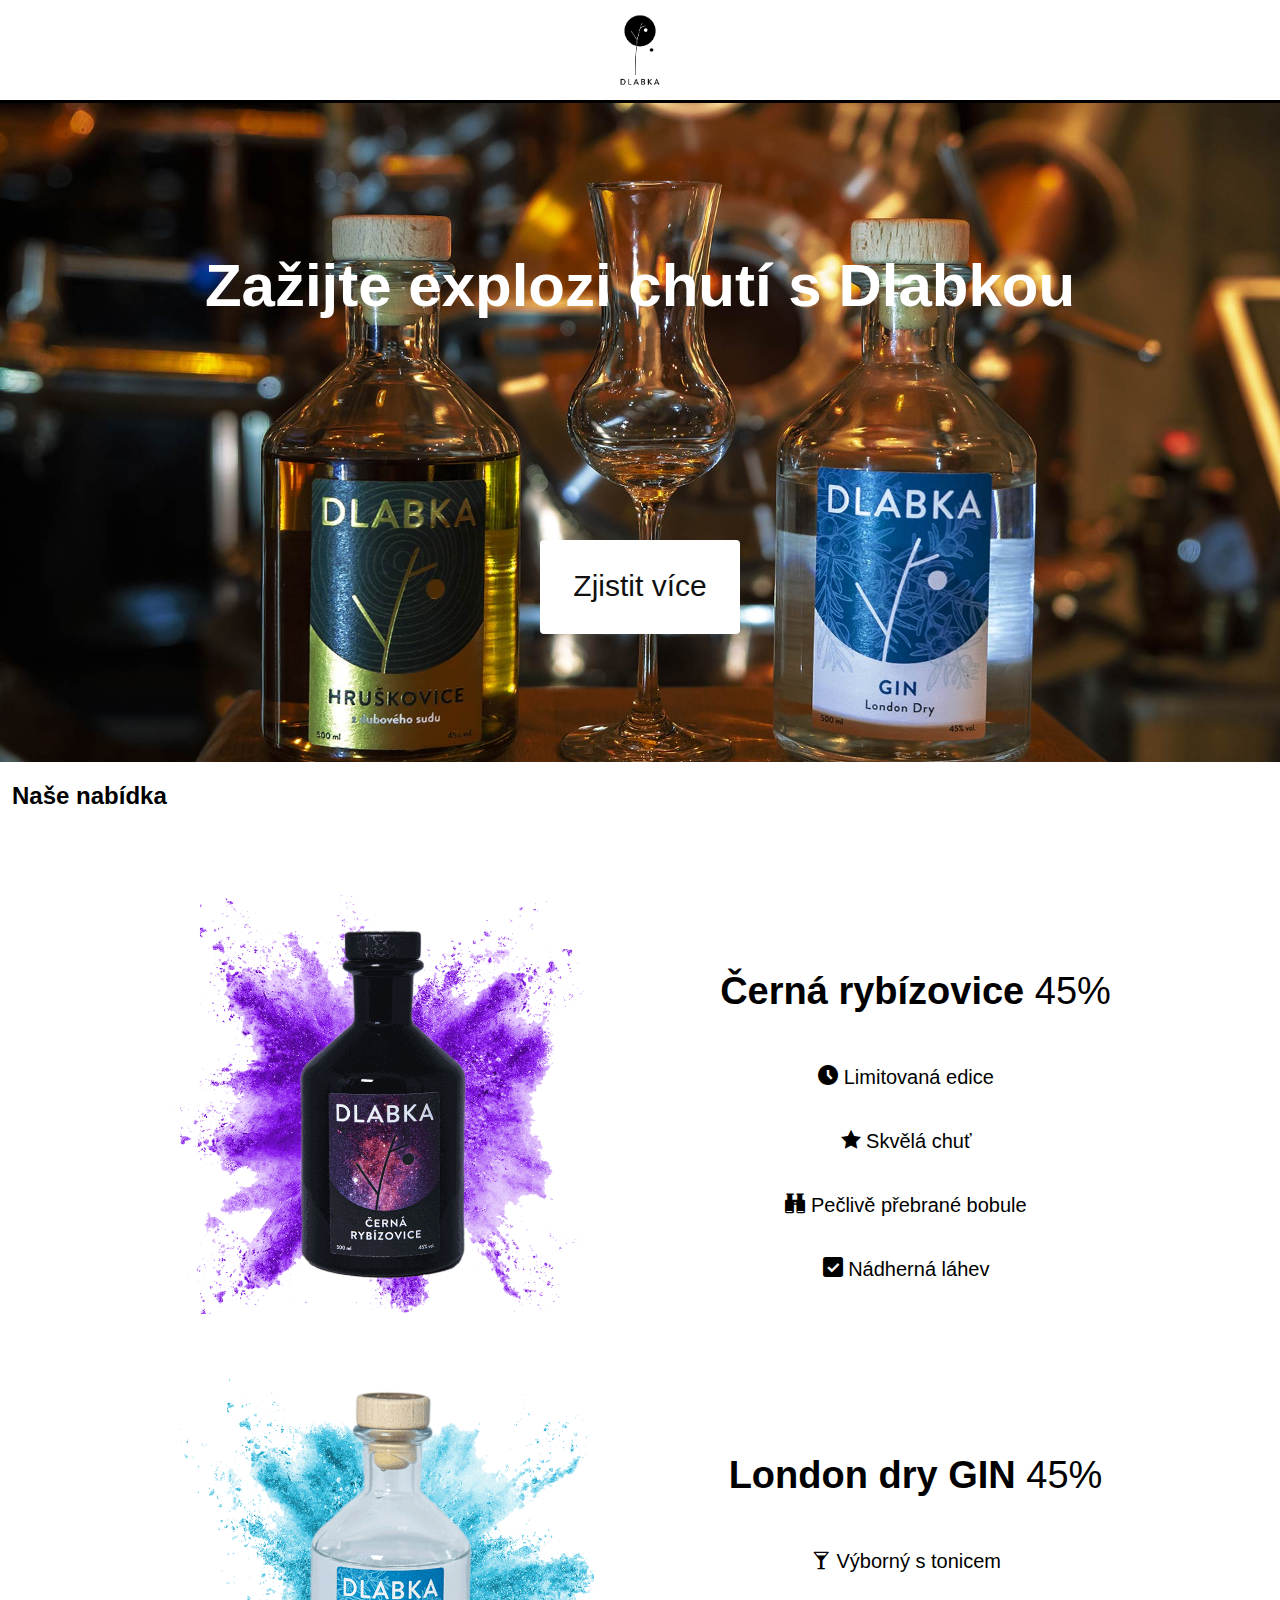
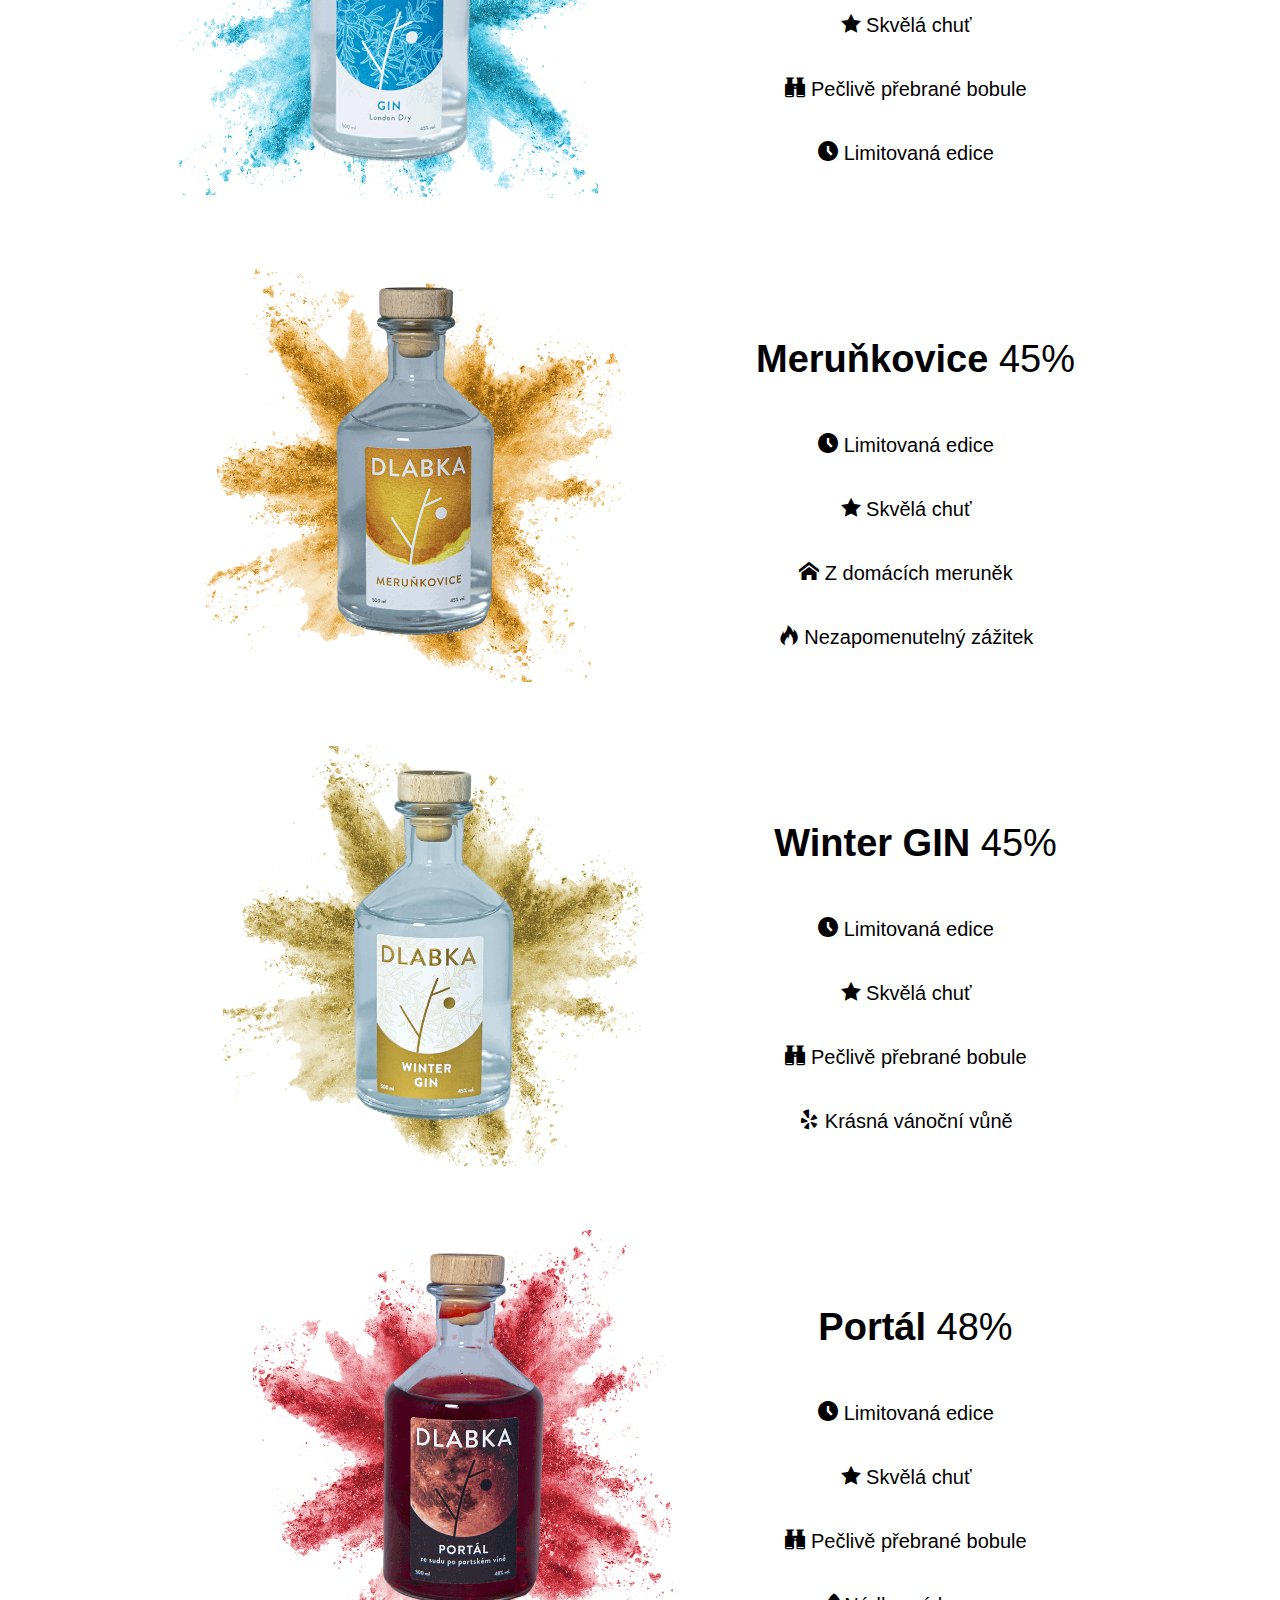
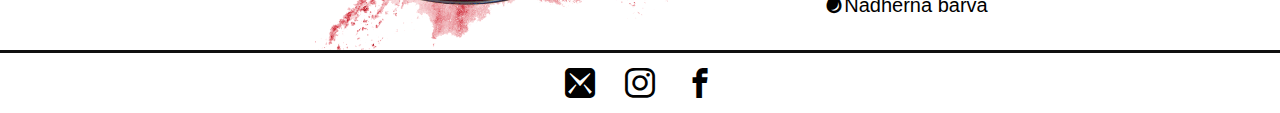
<file: Dlabka-web/index.html>
<!DOCTYPE html>
<html lang="cs">
<head>
    <meta charset="UTF-8">
    <meta http-equiv="X-UA-Compatible" content="IE=edge">
    <meta name="viewport" content="width=device-width, initial-scale=1.0">
    <meta name="description" content="Jmenujeme se Dlabka. Jsme mladá firma, která nabízí své lihoviny. Produkujeme spoustu produktů např. London dry gin, Rybízovici nebo Meruňkovici.">
    <title>Dlabka - Naše nabídka</title>
    <link rel="stylesheet" href="normalize.css">
    <link rel="stylesheet" href="style.css">
    <link rel="stylesheet" href="components.css">
    <!-- Global site tag (gtag.js) - Google Analytics -->
    <script async src="https://www.googletagmanager.com/gtag/js?id=G-55M4F227P3"></script>
    <script>
    window.dataLayer = window.dataLayer || [];
    function gtag(){dataLayer.push(arguments);}
    gtag('js', new Date());

    gtag('config', 'G-55M4F227P3');
    </script>
</head>
<body>
    <header class="header" id="home">
        <nav class="header nav--menu">
            <figure class="header nav--menu nav--home">
                <a href="#home">
                    <img class="home--logo" src="./logo.png" alt="logo">
                </a>
            </figure>
        </nav>
        <div class="header header--mainslogan">
            <h1>Zažijte explozi chutí s Dlabkou</h1>
            <a href="https://www.dlabka.cz/"><button onclick="gtag('event', 'click-zjistitvice', {
            'event_category': 'order',
            'event_label': 'landing-page'
        })"><span>Zjistit více</span></button></a>
        </div>
    </header>
    <main>
        <section class="section--products">
            <h2>Naše nabídka</h2>
            <div class="section--products div--explosion">
                <figure class="section--products div--explosion image--explosion">
                    <img class="bottle--explosion" src="./images/Black_currant.png" alt="purple_Rybízovice">
                </figure>
                <div class="section--products div--explosion div--text">
                    <h2>Černá rybízovice <span>45%</span></h2>
                    <p><span class="icon-clock2"></span> Limitovaná edice</p>
                    <p><span class="icon-star-full"></span> Skvělá chuť</p>
                    <p><span class="icon-binoculars"></span> Pečlivě přebrané bobule</p>
                    <p><span class="icon-checkbox-checked"></span> Nádherná láhev</p>
                </div>
            </div>
            <div class="section--products div--explosion">
                <figure class="section--products div--explosion image--explosion">
                    <img class="bottle--explosion" src="./images/Gin.png" alt="blue_Gin">
                </figure>
                <div class="section--products div--explosion div--text">
                    <h2>London dry GIN <span>45%</span></h2>
                    <p><span class="icon-glass2"></span> Výborný s tonicem</p>
                    <p><span class="icon-star-full"></span> Skvělá chuť</p>
                    <p><span class="icon-binoculars"></span> Pečlivě přebrané bobule</p>
                    <p><span class="icon-clock2"></span> Limitovaná edice</p>
                </div>
            </div>
            <div class="section--products div--explosion">
                <figure class="section--products div--explosion image--explosion">
                    <img class="bottle--explosion" src="./images/Apricot.png" alt="orange_Meruňkovice">
                </figure>
                <div class="section--products div--explosion div--text">
                    <h2>Meruňkovice <span>45%</span></h2>
                    <p><span class="icon-clock2"></span> Limitovaná edice</p>
                    <p><span class="icon-star-full"></span> Skvělá chuť</p>
                    <p><span class="icon-home"></span> Z domácích meruněk</p>
                    <p><span class="icon-fire"></span> Nezapomenutelný zážitek</p>
                </div>
            </div>
            <div class="section--products div--explosion">
                <figure class="section--products div--explosion image--explosion">
                    <img class="bottle--explosion" src="./images/Winter_gin.png" alt="gold_Gin">
                </figure>
                <div class="section--products div--explosion div--text">
                    <h2>Winter GIN <span>45%</span></h2>
                    <p><span class="icon-clock2"></span> Limitovaná edice</p>
                    <p><span class="icon-star-full"></span> Skvělá chuť</p>
                    <p><span class="icon-binoculars"></span> Pečlivě přebrané bobule</p>
                    <p><span class="icon-yelp"></span> Krásná vánoční vůně</p>
                </div>
            </div>
            <div class="section--products div--explosion">
                <figure class="section--products div--explosion image--explosion">
                    <img class="bottle--explosion" src="./images/Portal.png" alt="red_Portal">
                </figure>
                <div class="section--products div--explosion div--text">
                    <h2>Portál <span>48%</span></h2>
                    <p><span class="icon-clock2"></span> Limitovaná edice</p>
                    <p><span class="icon-star-full"></span> Skvělá chuť</p>
                    <p><span class="icon-binoculars"></span> Pečlivě přebrané bobule</p>
                    <p><span class="icon-droplet"></span>Nádherná barva</p>
                </div>
            </div>
        </section>
    </main>
    <footer class="footer">
        <div class="footer footer--icons">
            <span class="icon-mail3"></span>
            <span class="icon-instagram"></span>
            <span class="icon-facebook"></span>
        </div>
    </footer>
</body>
</html>
</file>
<file: Dlabka-web/style.css>
@font-face {
  font-family: 'icomoon';
  src:  url('fonts/icomoon.eot?gmeygb');
  src:  url('fonts/icomoon.eot?gmeygb#iefix') format('embedded-opentype'),
    url('fonts/icomoon.ttf?gmeygb') format('truetype'),
    url('fonts/icomoon.woff?gmeygb') format('woff'),
    url('fonts/icomoon.svg?gmeygb#icomoon') format('svg');
  font-weight: normal;
  font-style: normal;
  font-display: block;
}

[class^="icon-"], [class*=" icon-"] {
  /* use !important to prevent issues with browser extensions that change fonts */
  font-family: 'icomoon' !important;
  speak: never;
  font-style: normal;
  font-weight: normal;
  font-variant: normal;
  text-transform: none;
  line-height: 1;
  color: #010101;

  /* Better Font Rendering =========== */
  -webkit-font-smoothing: antialiased;
  -moz-osx-font-smoothing: grayscale;
}

.icon-home:before {
  content: "\e900";
}
.icon-droplet:before {
  content: "\e90b";
}
.icon-clock2:before {
  content: "\e94f";
}
.icon-binoculars:before {
  content: "\e985";
}
.icon-glass2:before {
  content: "\e9a1";
}
.icon-fire:before {
  content: "\e9a9";
}
.icon-star-full:before {
  content: "\e9d9";
}
.icon-heart:before {
  content: "\e9da";
}
.icon-checkbox-checked:before {
  content: "\ea52";
}
.icon-mail3:before {
  content: "\ea85";
}
.icon-facebook:before {
  content: "\ea90";
}
.icon-instagram:before {
  content: "\ea92";
}
.icon-yelp:before {
  content: "\ead7";
}
</file>
<file: Dlabka-web/components.css>
html {
    font-family: -apple-system, BlinkMacSystemFont, 'Segoe UI', Roboto, Oxygen, Ubuntu, Cantarell, 'Open Sans', 'Helvetica Neue', sans-serif;
    scroll-behavior: smooth;
}
.nav--menu {
    position: fixed;
    top: 0;
    background-color: #fff;
    width: 100%;
    border-bottom: rgb(0, 0, 0) solid;
    z-index: 1;
}
.nav--home {
    margin: 0;
}
.home--logo {
    height: 100px;
    width: 100px;
    display: block;
    margin-left: auto;
    margin-right: auto;
}
.header--mainslogan {
    display: flex;
    flex-direction: column;
    text-align: center;
    padding-top: 6.3em;
    padding-bottom: 8em;
    background-image: url(./images/dlabka_photo.jpg);
    background-size: cover;
    background-position: center;
    background-repeat: no-repeat;
}
.header--mainslogan h1 {
    font-size: 28px;
    color: #fff;
    margin-top: 2.5em;
}
button {
    display: block;
    margin-left: auto;
    margin-right: auto;
    margin-top: 3em;
    border-radius: 4px;
    background-color: #fff;
    border: none;
    color: #101010;
    text-align: center;
    font-size: 35px;
    width: 150px;
    transition: all 0.5s;
    cursor: pointer;
  }
button span {
    cursor: pointer;
    display: inline-block;
    position: relative;
    transition: 0.5s;
    font-size: 20px;
    margin-bottom: 1em;
  }
button span:after {
    content: '\00bb';
    position: absolute;
    opacity: 0;
    top: 0;
    right: -15px;
    transition: 0.5s;

  }
button:hover span {
    padding-right: 25px;
  }
button:hover span:after {
    opacity: 1;
    right: 0;
  }
.div--explosion {
    display: flex;
    flex-direction: column;
    padding-top: 2em;
}
.section--products h2 {
    margin-left: 0.5em;
}
.image--explosion {
    margin: 0;
    display: block;
    margin-left: auto;
    margin-right: auto;
    
}
.bottle--explosion {
    height: 287px;
    width: 287px;
}
.div--text {
    display: flex;
    flex-direction: column;
}
.div--text > h2 {
    text-align: center;
}
.div--text > h2 > span {
    font-weight: 400;
}
.div--text p {
    display: block;
    margin-left: auto;
    margin-right: auto;
}
footer {
    border-top: #101010 solid;
}
.footer--icons {
    display: flex;
    flex-direction: row;
    justify-content: center;
    align-content: space-between;
}
.footer--icons > span {
    padding: 0.5em;
    font-size: 30px;
}
@media only screen and (min-width:768px) {
    .header--mainslogan h1 {
        font-size: 40px;
    }
    .div--explosion {
        display: flex;
        flex-direction: row;
        padding-top: 2em;
        justify-content: center;
    }
    .section--products h2 {
        margin-left: 0.5em;
    }
    .image--explosion {
        margin-right: 2.5em;
        margin-left: 0;
    }
    .bottle--explosion {
        height: 350px;
        width: 350px;
    }
    .div--text {
        display: flex;
        flex-direction: column;
        margin-top: 2em;
        margin-left: 2.5em;
    }
}
@media only screen and (min-width:1024px) {
    .header--mainslogan h1 {
        font-size: 60px;
    }
    button {
        font-size: 60px;
        width: 200px;
    }
    button span {
        font-size: 30px;
    }
    .div--explosion {
        display: flex;
        flex-direction: row;
        padding-top: 2em;
        justify-content: center;
    }
    .section--products h2 {
        margin-left: 0.5em;
    }
    .image--explosion {
        margin-right: 3.5em;
        margin-left: 0;
    }
    .bottle--explosion {
        height: 420px;
        width: 420px;
    }
    .div--text {
        display: flex;
        flex-direction: column;
        margin-top: 2em;
        margin-left: 3.5em;
    }
    .div--text > h2 {
        font-size: 38px;
    }
    .div--text p {
        font-size: 20px;
    }
}
@media only screen and (min-width:1440px) {
    .home--logo:hover {
        transform: rotate(360deg);
        transition-duration: 0.7s;
    }
    .header--mainslogan {
        padding-bottom: 12em;
    }
    .header--mainslogan h1 {
        font-size: 80px;
    }
    .section--products h2 {
        margin-left: 1.5em;
        font-size: 60px;
    }
    .div--explosion {
        padding-bottom: 3em;
    }
    .section--products h1 {
        margin-left: 0.5em;
    }
    .image--explosion {
        margin-right: 3.5em;
        margin-left: 0;
    }
    .bottle--explosion {
        height: 650px;
        width: 650px;
    }
    .div--text {
        display: flex;
        flex-direction: column;
        margin-top: 0;
        margin-left: 3.5em;
    }
    .div--text > h2 {
        font-size: 60px;
    }
    .div--text p {
        font-size: 30px;
    }
    .footer--icons > span {
        font-size: 45px;
    }
}
</file>
